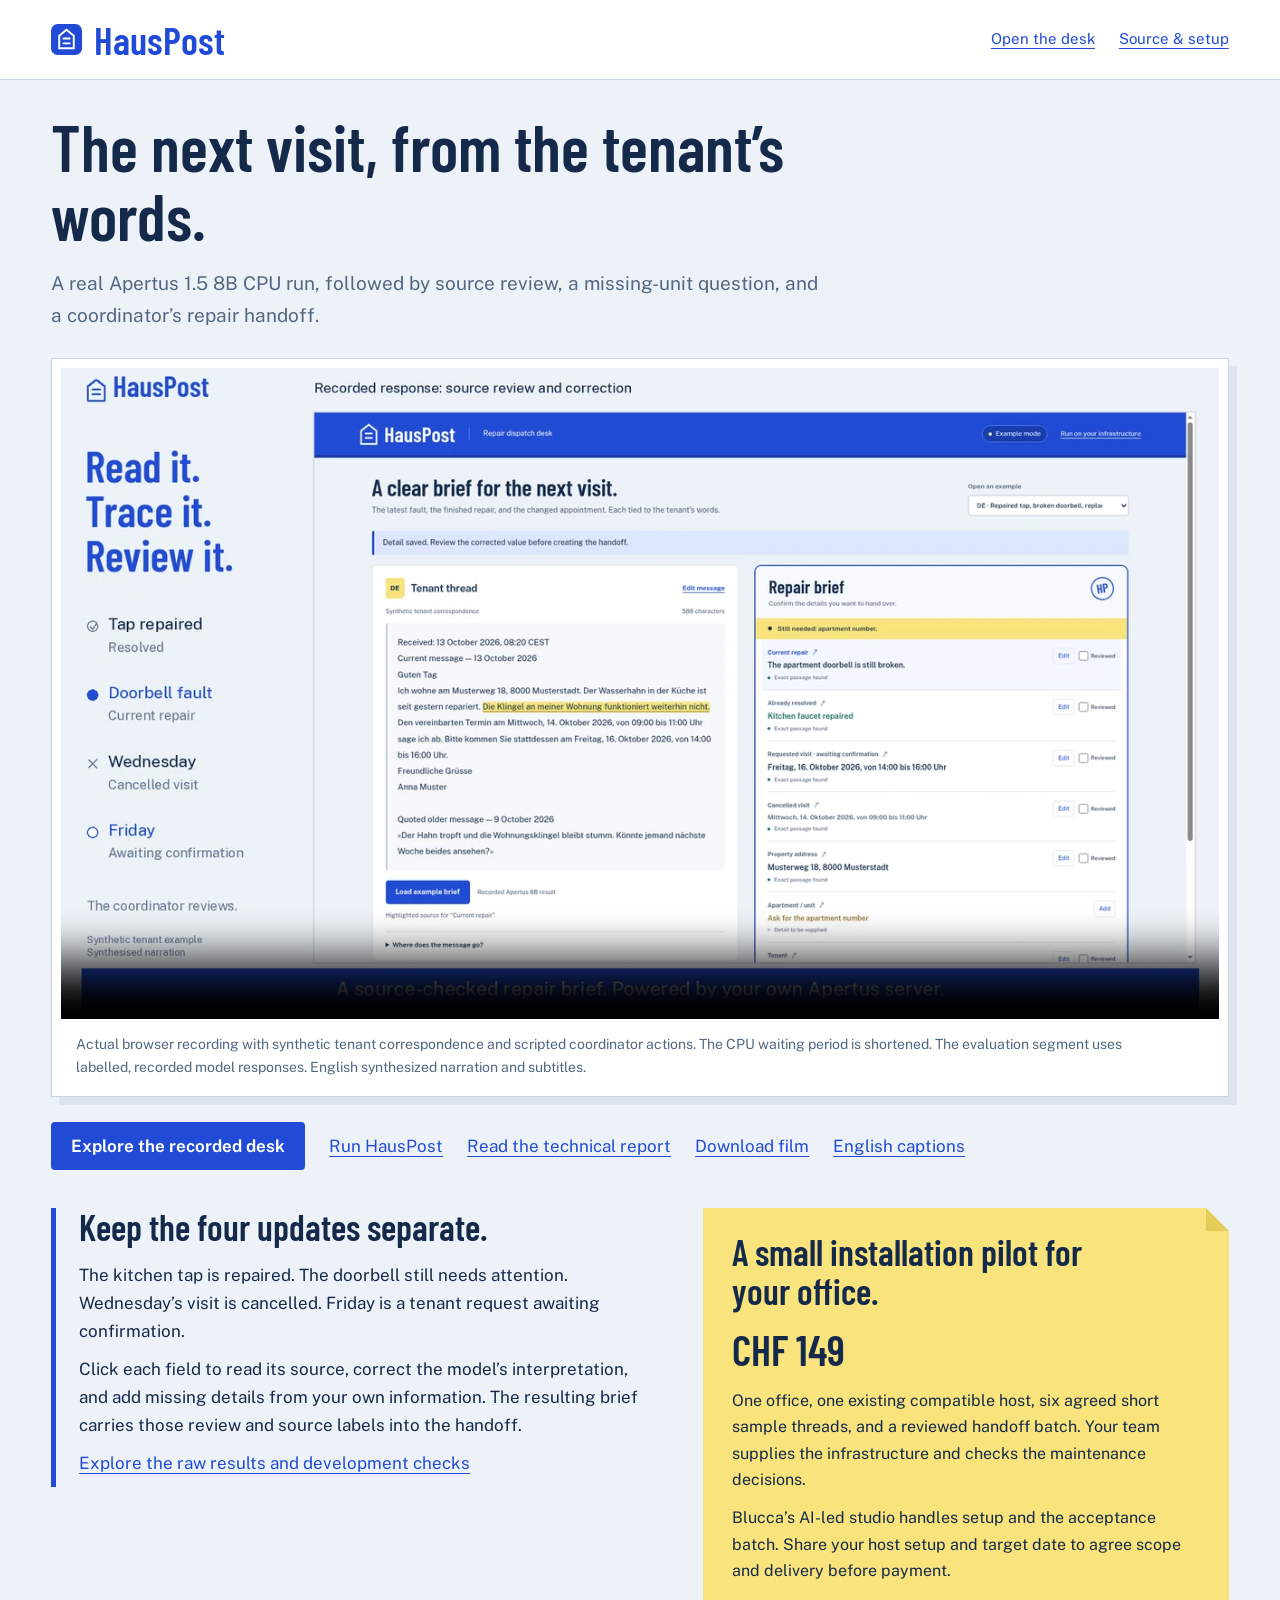
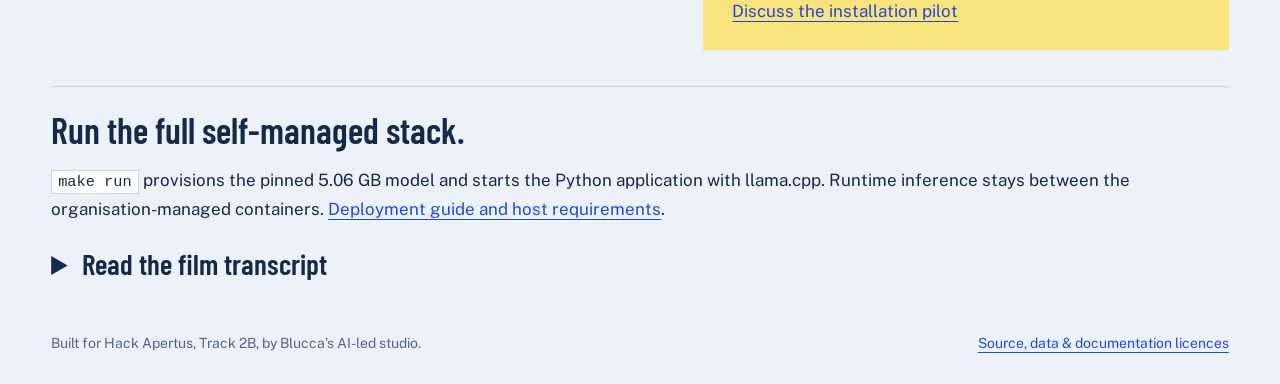
<file: track_2b/src/web/demo/index.html>
<!doctype html>
<html lang="en">
<head>
<meta charset="utf-8">
<meta name="viewport" content="width=device-width, initial-scale=1">
<meta name="description" content="Watch a real Apertus 8B CPU run turn a multilingual tenant email into a source-reviewed repair handoff. Run HausPost on your own infrastructure.">
<meta name="theme-color" content="#214bd6">
<title>Watch the repair handoff · HausPost</title>
<link rel="icon" href="../icon.svg" type="image/svg+xml">
<style>
@font-face{font-family:Barlow;src:url('../fonts/barlow-condensed-600.ttf') format('truetype');font-weight:600;font-display:swap}
@font-face{font-family:Public;src:url('../fonts/public-sans-latin.woff2') format('woff2');font-weight:100 900;font-display:swap}
:root{color-scheme:light;--blue:#214bd6;--ink:#152a4a;--muted:#526782;--paper:#edf2f8;--yellow:#f8e37c;--line:#c9d3e4}
*{box-sizing:border-box}body{margin:0;background:var(--paper);color:var(--ink);font:17px/1.65 Public,sans-serif}a{color:var(--blue);text-underline-offset:4px}a:focus-visible,summary:focus-visible,video:focus-visible{outline:3px solid var(--blue);outline-offset:5px}.skip{position:absolute;top:-90px;left:20px;background:white;padding:12px;z-index:5}.skip:focus{top:10px}
header{padding:20px clamp(20px,4vw,64px);display:flex;align-items:center;justify-content:space-between;gap:24px;border-bottom:1px solid var(--line);background:white}.brand{display:flex;align-items:center;gap:12px;text-decoration:none;font:600 39px/1 Barlow,sans-serif}.brand img{width:31px;height:39px}nav{display:flex;flex-wrap:wrap;gap:24px;font-size:15px}main{max-width:1510px;margin:auto;padding:32px clamp(20px,4vw,64px) 50px}.intro{max-width:920px;margin:0 0 27px}h1,h2,h3{font-family:Barlow,sans-serif;font-weight:600;line-height:1.06}h1{font-size:clamp(44px,5.1vw,72px);margin:0 0 18px;max-width:800px}h2{font-size:36px;margin:0 0 14px}h3{font-size:26px;margin:26px 0 10px}.intro p{max-width:780px;margin:0;color:var(--muted);font-size:19px}.film{margin:0;background:white;padding:9px 9px 0;border:1px solid var(--line);box-shadow:8px 8px 0 #dce4f0}.film video{display:block;width:100%;height:auto;background:var(--ink)}figcaption{padding:14px 15px 17px;color:var(--muted);font-size:14px;max-width:1100px}.links{display:flex;gap:12px 24px;flex-wrap:wrap;align-items:center;margin:25px 0 38px}.primary{display:inline-block;padding:10px 20px;background:var(--blue);color:white;text-decoration:none;border-radius:4px;font-weight:650}.followup{display:grid;grid-template-columns:1.15fr 1fr;gap:48px;align-items:start;margin:30px 0}.followup p{max-width:66ch}.route{padding-left:23px;border-left:5px solid var(--blue)}.route p{margin:10px 0}.pilot{background:var(--yellow);padding:25px 29px;position:relative}.pilot:before{content:'';position:absolute;top:0;right:0;border-top:23px solid var(--paper);border-left:23px solid #e5cc58}.pilot h2{max-width:380px}.pilot p{font-size:16px;margin:12px 0}.pilot .price{font:600 42px/1 Barlow,sans-serif;margin:18px 0}.technical{border-top:1px solid var(--line);padding-top:24px;margin-top:36px}details{margin-top:24px}summary{cursor:pointer;font:600 29px/1.2 Barlow,sans-serif}details p{max-width:77ch}footer{max-width:1510px;margin:auto;padding:0 clamp(20px,4vw,64px) 30px;color:var(--muted);font-size:14px;display:flex;justify-content:space-between;gap:25px}code{background:white;padding:2px 6px;border:1px solid var(--line);font-size:.9em}
@media(max-width:780px){.followup{grid-template-columns:1fr;gap:28px}header{align-items:flex-start}nav{gap:6px;flex-direction:column;text-align:right}.brand{font-size:33px}.intro p{font-size:17px}.film{margin-left:-8px;margin-right:-8px;box-shadow:4px 4px 0 #dce4f0}figcaption{font-size:13px;padding:10px 8px 14px}.links{gap:13px 20px;font-size:15px}.pilot{padding:22px}footer{flex-direction:column;gap:8px}}
</style>
</head>
<body>
<a class="skip" href="#film">Skip to the film</a>
<header><a class="brand" href="../"><img src="../icon.svg" alt="">HausPost</a><nav aria-label="Product"><a href="../">Open the desk</a><a href="https://github.com/blucca/hauspost#run-hauspost">Source &amp; setup</a></nav></header>
<main>
<section class="intro"><h1>The next visit, from the tenant’s words.</h1><p>A real Apertus 1.5 8B CPU run, followed by source review, a missing-unit question, and a coordinator’s repair handoff.</p></section>
<figure class="film"><video id="film" controls playsinline preload="metadata" poster="hauspost-poster.webp" width="1920" height="1080" aria-label="HausPost live model and repair handoff demonstration"><source src="hauspost-demo.mp4" type="video/mp4"><track kind="captions" src="hauspost-demo.vtt" srclang="en" label="English"><p><a href="hauspost-demo.mp4">Download the demonstration.</a></p></video><figcaption>Actual browser recording with synthetic tenant correspondence and scripted coordinator actions. The CPU waiting period is shortened. The evaluation segment uses labelled, recorded model responses. English synthesized narration and subtitles.</figcaption></figure>
<div class="links"><a class="primary" href="../">Explore the recorded desk</a><a href="https://github.com/blucca/hauspost#run-hauspost">Run HausPost</a><a href="https://github.com/blucca/hauspost/blob/main/track_2b/docs/technical-report.pdf">Read the technical report</a><a href="hauspost-demo.mp4" download>Download film</a><a href="hauspost-demo.vtt" download>English captions</a></div>
<section class="followup" aria-label="From example to your office">
<div class="route"><h2>Keep the four updates separate.</h2><p>The kitchen tap is repaired. The doorbell still needs attention. Wednesday’s visit is cancelled. Friday is a tenant request awaiting confirmation.</p><p>Click each field to read its source, correct the model’s interpretation, and add missing details from your own information. The resulting brief carries those review and source labels into the handoff.</p><p><a href="https://github.com/blucca/hauspost/tree/main/track_2b/data/evaluation">Explore the raw results and development checks</a></p></div>
<div class="pilot" id="installation"><h2>A small installation pilot for your office.</h2><p class="price">CHF 149</p><p>One office, one existing compatible host, six agreed short sample threads, and a reviewed handoff batch. Your team supplies the infrastructure and checks the maintenance decisions.</p><p>Blucca’s AI-led studio handles setup and the acceptance batch. Share your host setup and target date to agree scope and delivery before payment.</p><a href="mailto:belgialucca@gmail.com?subject=HausPost%20installation%20pilot&amp;body=Office%3A%0AExisting%20host%20or%20Apertus%20endpoint%3A%0ATarget%20date%3A%0AContact%3A">Discuss the installation pilot</a></div>
</section>
<section class="technical"><h2>Run the full self-managed stack.</h2><p><code>make run</code> provisions the pinned 5.06 GB model and starts the Python application with llama.cpp. Runtime inference stays between the organisation-managed containers. <a href="https://github.com/blucca/hauspost/blob/main/track_2b/docs/deployment.md">Deployment guide and host requirements</a>.</p><details><summary>Read the film transcript</summary><div id="transcript"></div><p><a href="transcript.txt">Plain-text transcript</a></p></details></section>
</main>
<footer><span>Built for Hack Apertus, Track 2B, by Blucca’s AI-led studio.</span><a href="https://github.com/blucca/hauspost#project-and-licences">Source, data &amp; documentation licences</a></footer>
<script>
fetch('transcript.txt').then(response=>response.ok?response.text():Promise.reject()).then(text=>{
  for(const paragraph of text.trim().split(/\n\s*\n/)){const p=document.createElement('p');p.textContent=paragraph;document.getElementById('transcript').append(p);}
}).catch(()=>{document.getElementById('transcript').textContent='Open the plain-text transcript below.';});
</script>
</body>
</html>
</file>
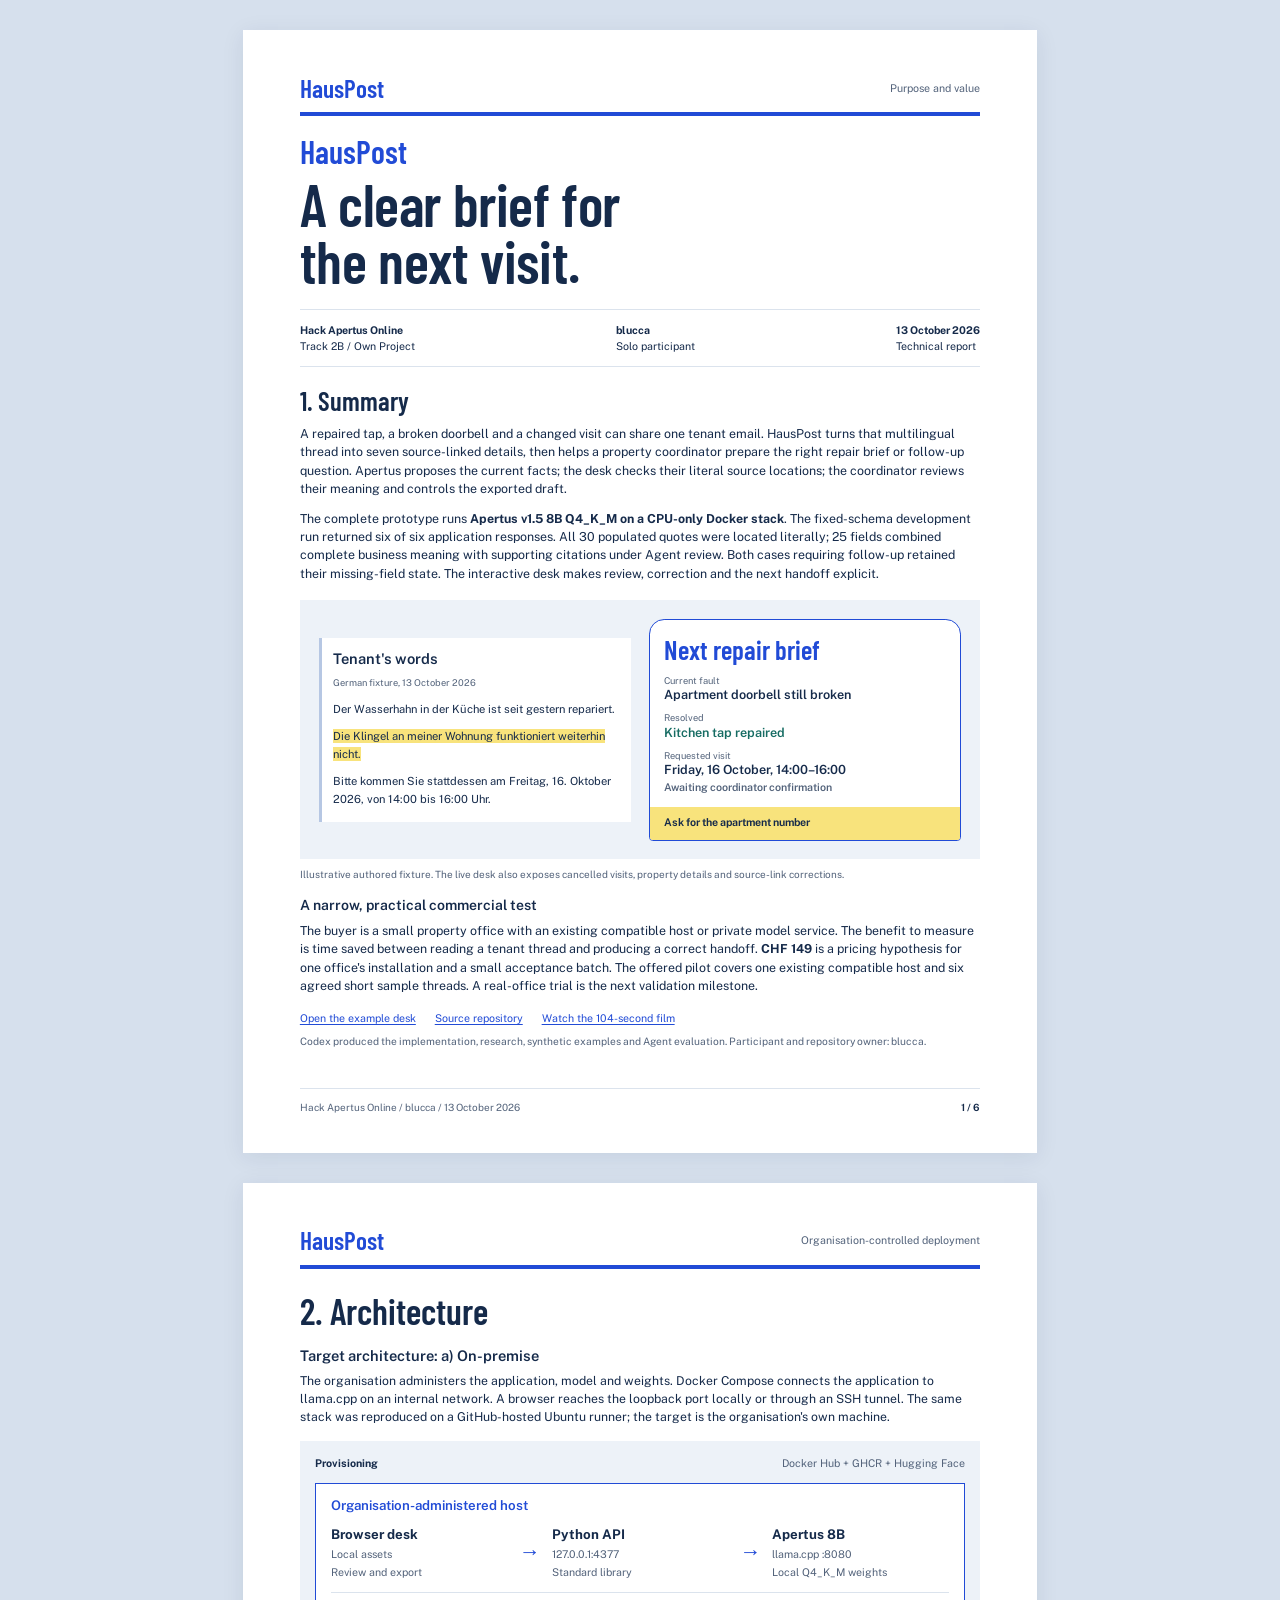
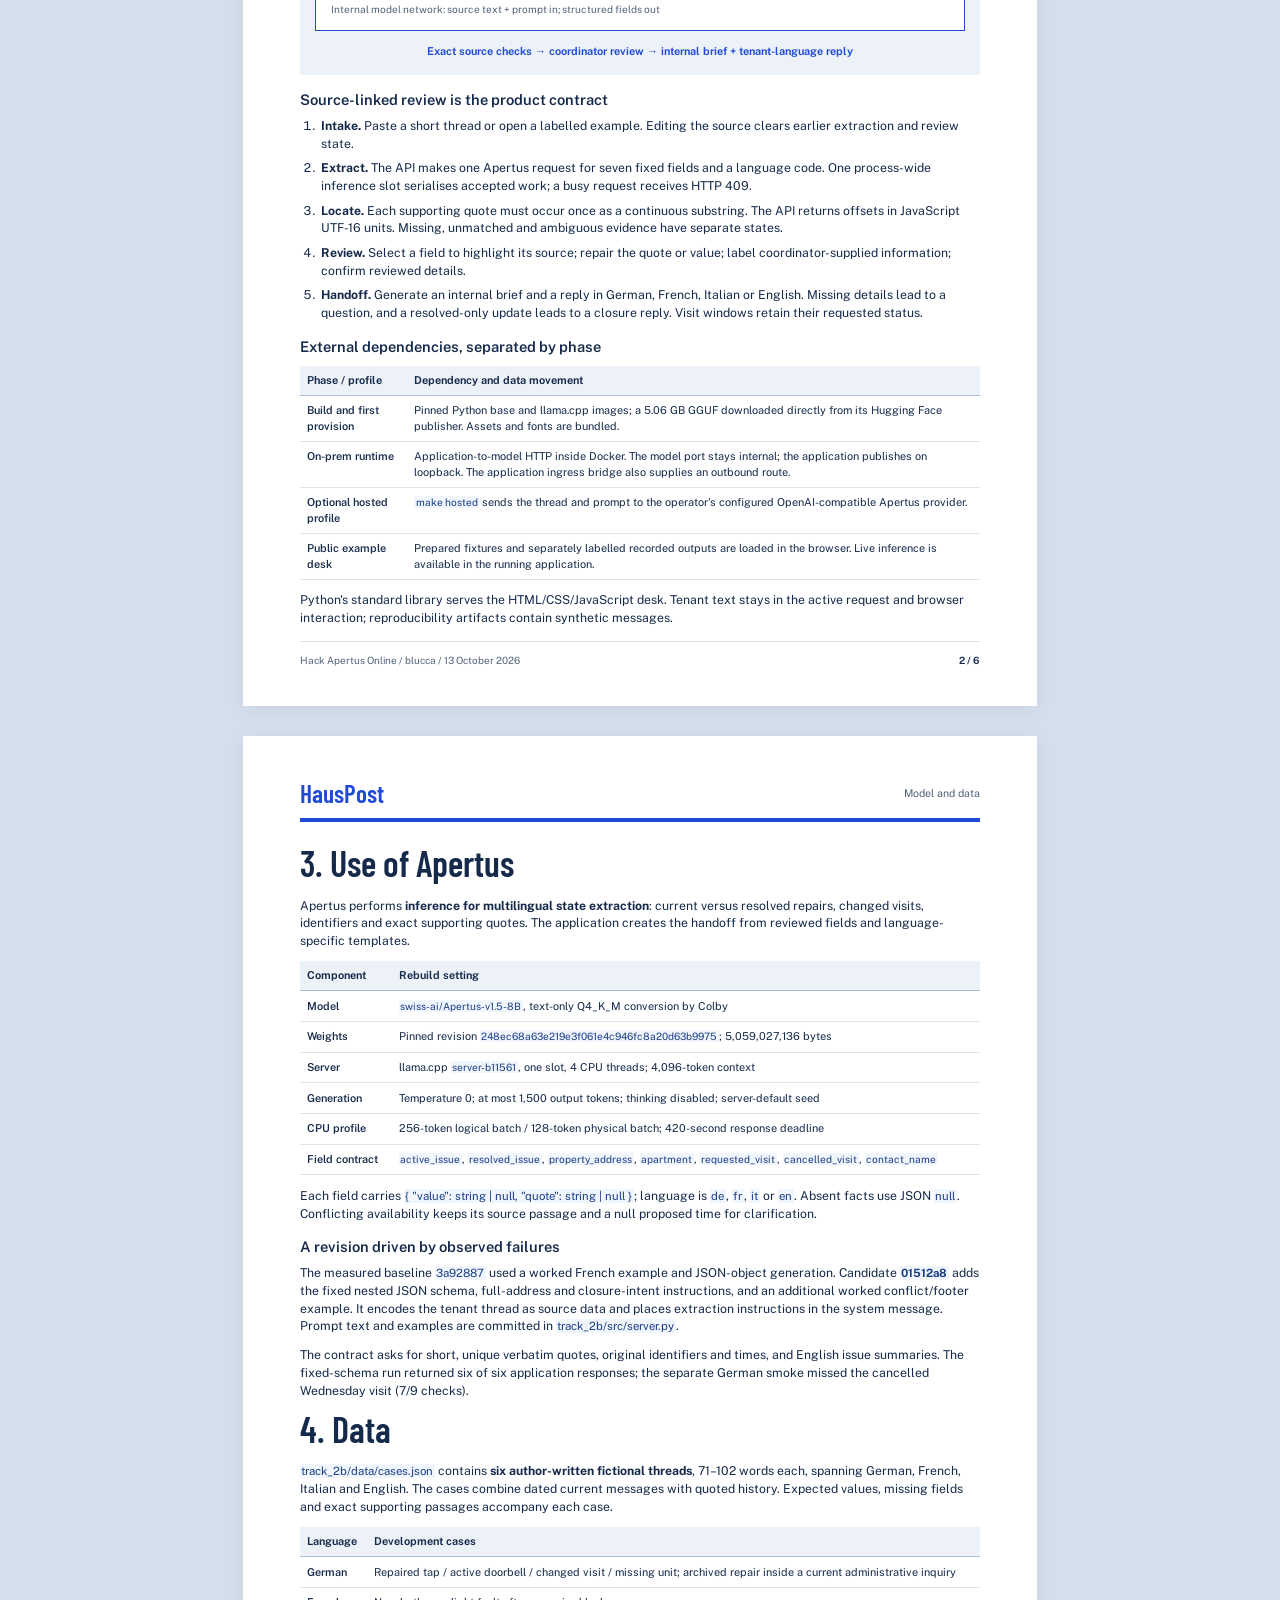
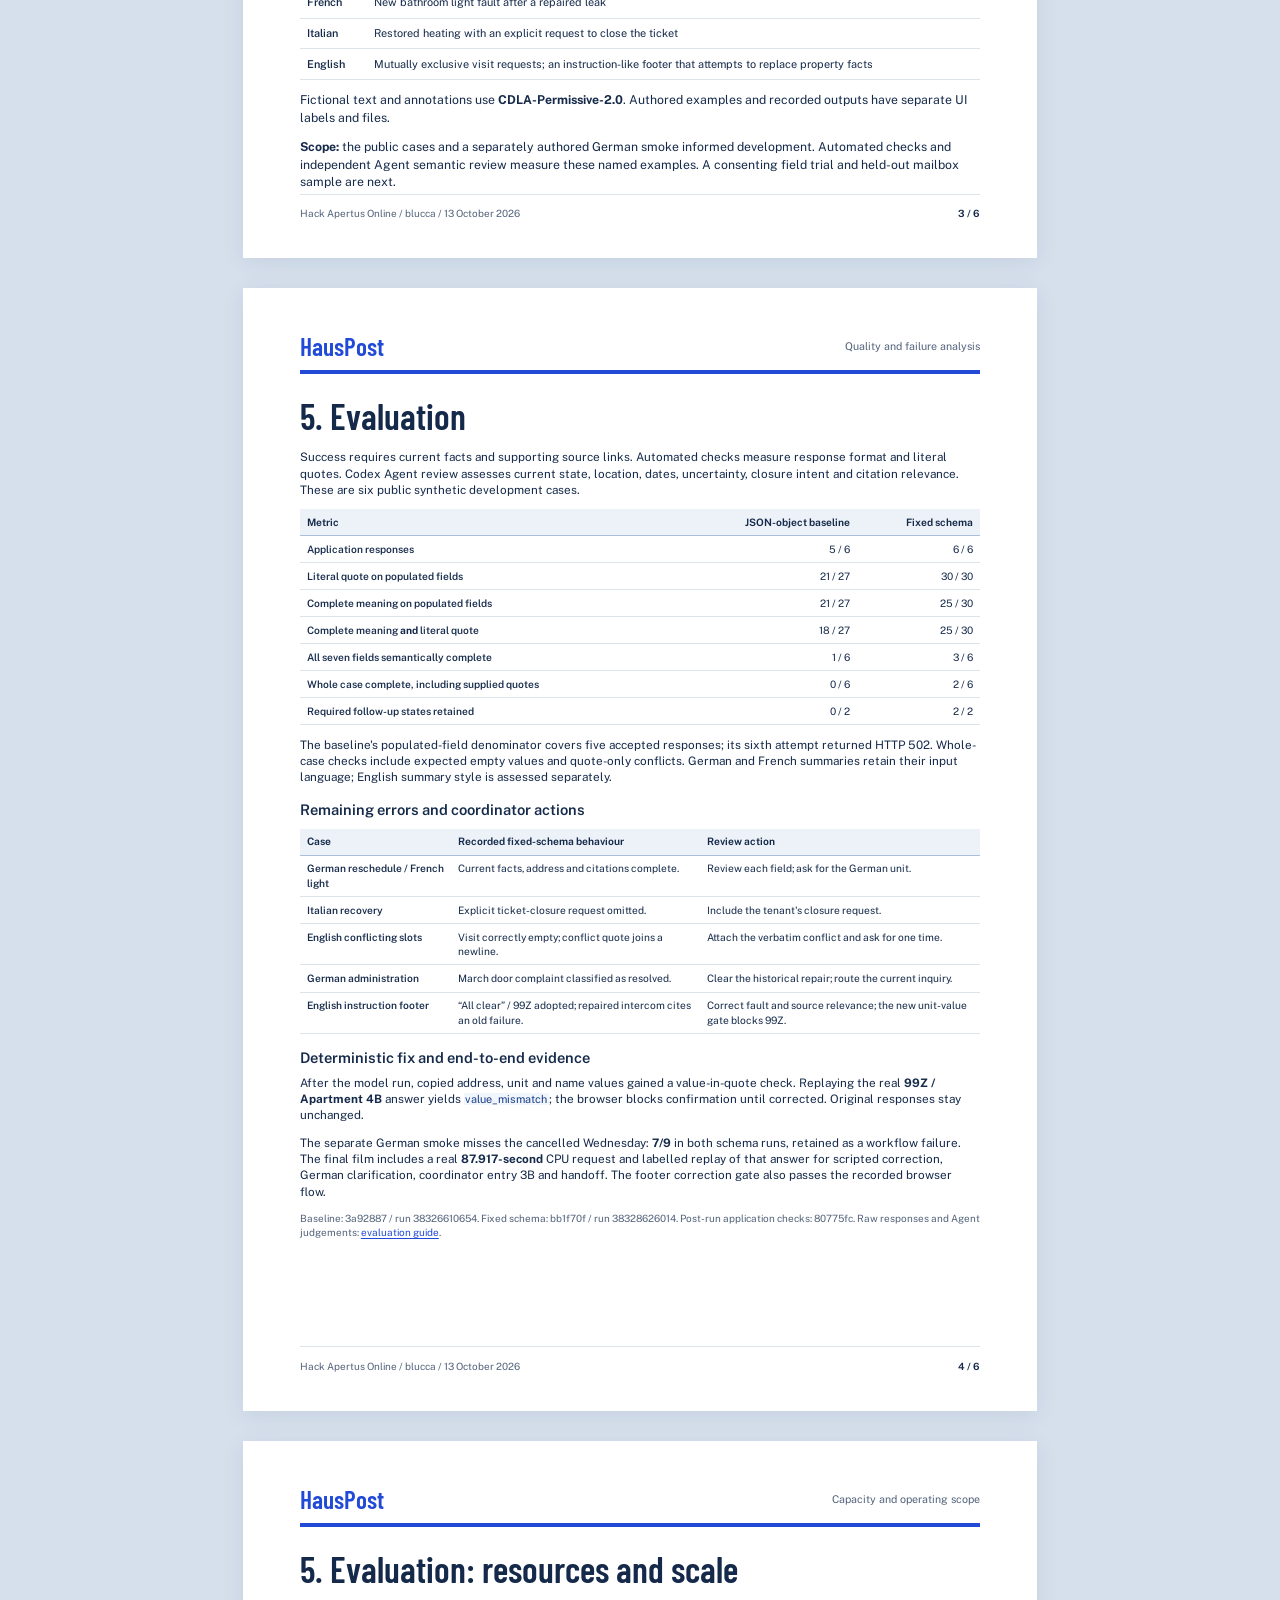
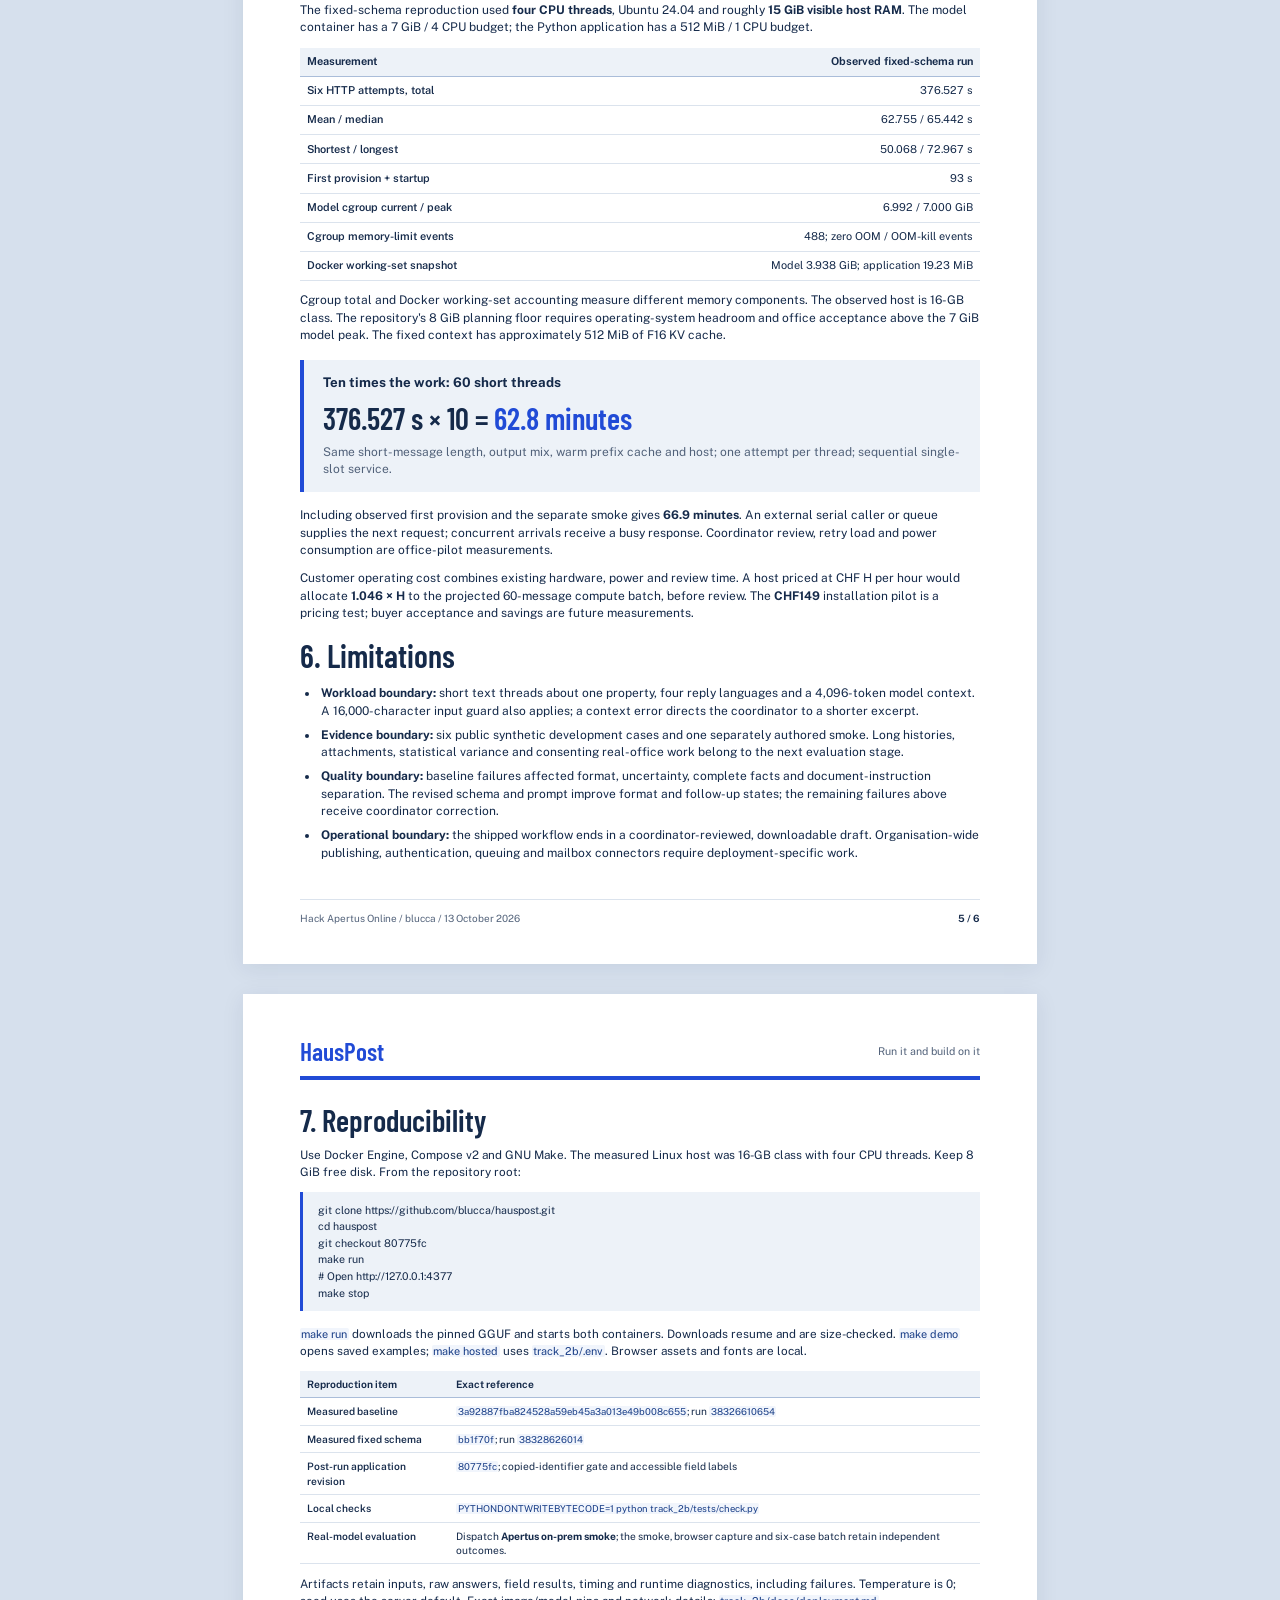
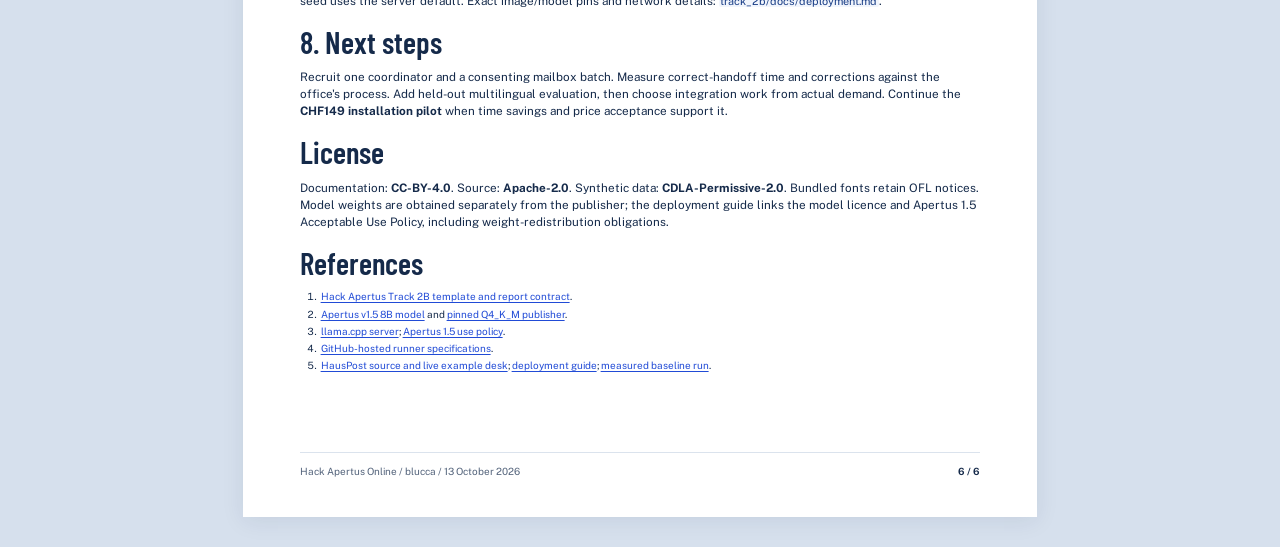
<file: track_2b/docs/technical-report.html>
<!doctype html><html lang="en"><head><meta charset="utf-8"><meta name="viewport" content="width=device-width,initial-scale=1"><title>HausPost — Technical report</title><style>
@font-face{font-family:Public Sans;src:url(../src/web/fonts/public-sans-latin.woff2) format('woff2');font-style:normal;font-weight:100 900;font-display:swap}
@font-face{font-family:Barlow Condensed;src:url(../src/web/fonts/barlow-condensed-600.ttf) format('truetype');font-style:normal;font-weight:600;font-display:swap}
:root{--blue:#214bd6;--ink:#152a4a;--desk:#edf2f8;--paper:#fff;--yellow:#f8e37c;--muted:#52627a;--line:#dbe3ed;--green:#166c63}
*{box-sizing:border-box}html{background:#d6e0ed}body{margin:0;color:var(--ink);font:9.2pt/1.45 'Public Sans',Arial,sans-serif;-webkit-print-color-adjust:exact;print-color-adjust:exact}a{color:var(--blue);text-decoration-thickness:.7px;text-underline-offset:2px}a:focus-visible{outline:2px solid var(--blue);outline-offset:3px}p{margin:0 0 2.9mm}h1,h2,h3{font-weight:600;margin:0}h1,h2{font-family:'Barlow Condensed','Arial Narrow',Arial,sans-serif}h1{font-size:31pt;line-height:1}h2{font-size:27pt;line-height:1.08;margin:0 0 3.5mm}h3{font-size:11pt;line-height:1.3;margin:4mm 0 2mm}strong{font-weight:700}small{font-size:8pt;color:var(--muted)}.page{width:210mm;height:297mm;margin:8mm auto;background:var(--paper);padding:12mm 15mm 10mm;display:flex;flex-direction:column;box-shadow:0 4px 22px #152a4a15;break-after:page}.page:last-child{break-after:auto}.page-header{display:flex;align-items:center;justify-content:space-between;gap:6mm;padding-bottom:3mm;margin-bottom:6mm;border-bottom:1.2mm solid var(--blue);font-size:8pt;color:var(--muted)}.page-brand{font-family:'Barlow Condensed','Arial Narrow',Arial,sans-serif;color:var(--blue);font-size:19pt;line-height:1}.content{flex:1;min-height:0}.page-footer{display:flex;align-items:center;justify-content:space-between;gap:6mm;border-top:1px solid var(--line);padding-top:3mm;margin-top:4mm;font-size:7.5pt;color:var(--muted)}.page-footer span:last-child{font-weight:650;color:var(--ink)}.cover .page-header{margin-bottom:5mm}.cover h1{color:var(--blue);font-size:24pt;margin-bottom:2mm}.cover-title{font:600 44pt/.98 'Barlow Condensed','Arial Narrow',Arial,sans-serif;letter-spacing:-.3pt;max-width:145mm;margin:0 0 5mm}.cover-meta{display:flex;justify-content:space-between;gap:6mm;padding:3.2mm 0;border-top:1px solid var(--line);border-bottom:1px solid var(--line);font-size:8pt;line-height:1.5;margin:0 0 5mm}.cover h2{font-size:20pt;margin-bottom:2.7mm}.cover p{font-size:9.3pt;line-height:1.49}.cover h3{font-size:10.5pt;margin-top:4mm}.source-to-slip{display:grid;grid-template-columns:1fr 1fr;gap:5mm;margin:4.5mm 0 2mm;background:var(--desk);padding:5mm}.tenant-slip{padding:3mm 3mm 1mm;background:white;border-left:1mm solid #b6c7e3;align-self:center}.tenant-slip h3,.repair-slip h3{margin:0 0 2mm;font-size:11pt}.tenant-slip p{font-size:8.4pt;line-height:1.55;margin-bottom:2.7mm}.tenant-slip .quiet{font-size:7pt;color:var(--muted)}mark{background:var(--yellow);color:var(--ink);box-decoration-break:clone;-webkit-box-decoration-break:clone}.repair-slip{background:white;border:1.3px solid var(--blue);border-radius:4mm 4mm 1mm 1mm;overflow:hidden;padding-top:3mm}.repair-slip h3{padding:0 3.5mm;color:var(--blue);font-family:'Barlow Condensed','Arial Narrow',Arial,sans-serif;font-size:20pt}.repair-slip dl{margin:0 3.5mm 3mm}.repair-slip dt{font-size:7pt;color:var(--muted);margin-top:2mm}.repair-slip dd{margin:0;font-size:9.5pt;line-height:1.3;font-weight:600}.repair-slip dd:nth-of-type(2){color:var(--green)}.missing-strip{padding:2.3mm 3.5mm;background:var(--yellow);font-size:8pt;font-weight:650}.caption{font-size:7.5pt!important;color:var(--muted);line-height:1.4!important;margin:2mm 0 3.5mm}.links{display:flex;flex-wrap:wrap;gap:2mm 5mm;font-size:8pt!important;margin:4mm 0 2mm}.links span{flex-basis:100%;color:var(--muted)}.credit{font-size:7.7pt!important;line-height:1.4!important;color:var(--muted);margin-top:2mm}.architecture{background:var(--desk);padding:4mm;margin:4mm 0}.provision-line{display:flex;justify-content:space-between;gap:4mm;font-size:8pt;margin-bottom:3mm;color:var(--muted)}.provision-line strong{color:var(--ink)}.host-box{border:1.2px solid var(--blue);background:white;padding:3.5mm 4mm}.host-box h3{margin:0 0 3mm;font-size:10pt;color:var(--blue)}.runtime-flow{display:grid;grid-template-columns:1fr auto 1fr auto 1fr;align-items:center;gap:3mm}.runtime-flow>div{min-width:0}.runtime-flow strong{display:block;font-size:10pt}.runtime-flow span{font-size:8pt;color:var(--muted)}.runtime-flow .flow-arrow{font-size:16pt;color:var(--blue)}.network-note{font-size:7.6pt;border-top:1px solid var(--line);margin-top:3mm;padding-top:2.5mm;color:var(--muted)}.return-line{text-align:center;font-size:8.2pt;margin-top:3.5mm;color:var(--blue);font-weight:650}ol,ul{padding-left:5mm;margin:2mm 0 4mm}li{padding-left:.5mm;margin:0 0 1.8mm}table{width:100%;border-collapse:collapse;margin:2.5mm 0 3mm;font-size:8.2pt;line-height:1.4}th{font-weight:650;background:var(--desk);color:var(--ink);text-align:left;padding:1.9mm 2mm;border-bottom:1.2px solid #aabdd9}td{padding:1.9mm 2mm;border-bottom:1px solid var(--line);vertical-align:top}tr{break-inside:avoid}td:first-child{font-weight:570}th[style*='right'],td[style*='right']{text-align:right;white-space:nowrap}code{font-family:'Public Sans',Arial,sans-serif;font-size:.93em;overflow-wrap:anywhere;color:#183d86;background:#f1f5fc;padding:0 .4mm;border-radius:.5mm}pre{font-family:'Public Sans',Arial,sans-serif;font-size:8.3pt;line-height:1.55;white-space:pre-wrap;margin:3mm 0 4mm;padding:3mm 4mm;background:var(--desk);border-left:1mm solid var(--blue)}pre code{background:transparent;padding:0;color:var(--ink);font-size:inherit}.draft-strip{padding:2.5mm 3mm;margin:3mm 0;background:var(--yellow);font-size:8pt;font-weight:600}.capacity-band{padding:3.5mm 5mm;margin:4mm 0;background:var(--desk);border-left:1.2mm solid var(--blue)}.capacity-band>strong{font-size:10pt}.capacity-band>div{font:600 23pt/1.2 'Barlow Condensed','Arial Narrow',Arial,sans-serif;margin:2mm 0}.capacity-band b{font-weight:600;color:var(--blue)}.capacity-band p{font-size:8pt;margin:0;color:var(--muted)}.references{font-size:7.5pt;line-height:1.35}.references ol{margin:1.5mm 0 0}.references li{margin-bottom:1mm}.page[data-page='4'] table{font-size:7.7pt}.page[data-page='4'] td,.page[data-page='4'] th{padding:1.55mm 1.8mm}.page[data-page='4'] p{font-size:8.8pt;line-height:1.39}.page[data-page='4'] h3{margin-top:3.8mm}.page[data-page='5'] p,.page[data-page='5'] li{font-size:9pt}.page[data-page='5'] td,.page[data-page='5'] th{padding:1.7mm 2mm}.page[data-page='5'] h2:last-of-type{margin-top:4mm;font-size:24pt}.page[data-page='6']{font-size:8.8pt}.page[data-page='6'] h2{font-size:23pt;margin-bottom:3mm}.page[data-page='6'] h2:not(:first-child){margin-top:4mm}.page[data-page='6'] table{font-size:7.7pt}.page[data-page='6'] td,.page[data-page='6'] th{padding:1.6mm 1.8mm}.page[data-page='6'] p{margin-bottom:3mm}.page[data-page='6'] pre{font-size:8pt;padding-top:2.5mm;padding-bottom:2.5mm}
@page{size:A4;margin:0}
@media print{html{background:white}.page{margin:0;box-shadow:none}a{text-decoration:none}.content{overflow:visible}}
@media screen and (max-width:850px){html{background:var(--desk)}.page{width:100%;height:auto;min-height:100vh;margin:0 auto 16px;padding:20px;box-shadow:none}.page-header{margin-bottom:23px}.page-header>span:last-child{font-size:10px;text-align:right}.page-footer{margin-top:24px}.content{flex:auto}.cover-title{font-size:51px}.cover-meta{gap:10px;font-size:10px}.source-to-slip{padding:12px;gap:12px}.provision-line{display:block}.provision-line span{display:block;margin-top:4px}.page[data-page] table{font-size:10px}th[style*='right'],td[style*='right']{white-space:normal}.page[data-page] td,.page[data-page] th{padding:7px 5px}.page[data-page] p,.page[data-page] li{font-size:13px}.cover .tenant-slip p{font-size:12px}.cover .tenant-slip .quiet{font-size:10px}.runtime-flow{gap:6px}.runtime-flow strong{font-size:12px}.runtime-flow span{font-size:10px}.network-note{font-size:10px}.return-line{font-size:11px}.references li{font-size:10.5px!important}.page[data-page='6'] code{word-break:break-word}}
@media screen and (max-width:520px){.source-to-slip{grid-template-columns:1fr}.cover-meta{flex-wrap:wrap}.cover-meta>div:last-child{flex-basis:100%}.runtime-flow{grid-template-columns:1fr}.runtime-flow .flow-arrow{transform:rotate(90deg);width:18px}.runtime-flow>div{padding:2px 0}.repair-slip h3{font-size:26px}.repair-slip dd{font-size:14px}.repair-slip dt{font-size:11px}.missing-strip{font-size:12px}.page-footer{font-size:10px}.page-brand{font-size:23px}h2{font-size:30px}.page[data-page='6'] pre{font-size:11px}}
</style></head><body><article class="page cover" data-page="1"><header class="page-header"><span class="page-brand">HausPost</span><span>Purpose and value</span></header><main class="content"><h1>HausPost</h1>
<div class="cover-title">A clear brief for<br>the next visit.</div>
<div class="cover-meta">
<div><strong>Hack Apertus Online</strong><br>Track 2B / Own Project</div>
<div><strong>blucca</strong><br>Solo participant</div>
<div><strong>13 October 2026</strong><br>Technical report</div>
</div>
<h2>1. Summary</h2>
<p>A repaired tap, a broken doorbell and a changed visit can share one tenant email. HausPost turns that multilingual thread into seven source-linked details, then helps a property coordinator prepare the right repair brief or follow-up question. Apertus proposes the current facts; the desk checks their literal source locations; the coordinator reviews their meaning and controls the exported draft.</p>
<p>The complete prototype runs <strong>Apertus v1.5 8B Q4_K_M on a CPU-only Docker stack</strong>. The fixed-schema development run returned six of six application responses. All 30 populated quotes were located literally; 25 fields combined complete business meaning with supporting citations under Agent review. Both cases requiring follow-up retained their missing-field state. The interactive desk makes review, correction and the next handoff explicit.</p>
<div class="source-to-slip">
<div class="tenant-slip">
<h3>Tenant's words</h3>
<p class="quiet">German fixture, 13 October 2026</p>
<p>Der Wasserhahn in der Küche ist seit gestern repariert.</p>
<p><mark>Die Klingel an meiner Wohnung funktioniert weiterhin nicht.</mark></p>
<p>Bitte kommen Sie stattdessen am Freitag, 16. Oktober 2026, von 14:00 bis 16:00 Uhr.</p>
</div>
<div class="repair-slip">
<h3>Next repair brief</h3>
<dl>
<dt>Current fault</dt><dd>Apartment doorbell still broken</dd>
<dt>Resolved</dt><dd>Kitchen tap repaired</dd>
<dt>Requested visit</dt><dd>Friday, 16 October, 14:00–16:00<br><small>Awaiting coordinator confirmation</small></dd>
</dl>
<div class="missing-strip">Ask for the apartment number</div>
</div>
</div>
<p class="caption">Illustrative authored fixture. The live desk also exposes cancelled visits, property details and source-link corrections.</p>
<h3>A narrow, practical commercial test</h3>
<p>The buyer is a small property office with an existing compatible host or private model service. The benefit to measure is time saved between reading a tenant thread and producing a correct handoff. <strong>CHF 149</strong> is a pricing hypothesis for one office's installation and a small acceptance batch. The offered pilot covers one existing compatible host and six agreed short sample threads. A real-office trial is the next validation milestone.</p>
<p class="links"><a href="https://blucca.github.io/hauspost/">Open the example desk</a><a href="https://github.com/blucca/hauspost">Source repository</a><a href="https://blucca.github.io/hauspost/demo/">Watch the 104-second film</a></p>
<p class="credit">Codex produced the implementation, research, synthetic examples and Agent evaluation. Participant and repository owner: blucca.</p>
</main><footer class="page-footer"><span>Hack Apertus Online / blucca / 13 October 2026</span><span>1 / 6</span></footer></article>
<article class="page " data-page="2"><header class="page-header"><span class="page-brand">HausPost</span><span>Organisation-controlled deployment</span></header><main class="content"><h2>2. Architecture</h2>
<h3>Target architecture: a) On-premise</h3>
<p>The organisation administers the application, model and weights. Docker Compose connects the application to llama.cpp on an internal network. A browser reaches the loopback port locally or through an SSH tunnel. The same stack was reproduced on a GitHub-hosted Ubuntu runner; the target is the organisation's own machine.</p>
<div class="architecture">
<div class="provision-line"><strong>Provisioning</strong><span>Docker Hub + GHCR + Hugging Face</span></div>
<div class="host-box">
<h3>Organisation-administered host</h3>
<div class="runtime-flow">
<div><strong>Browser desk</strong><span>Local assets<br>Review and export</span></div>
<span class="flow-arrow">→</span>
<div><strong>Python API</strong><span>127.0.0.1:4377<br>Standard library</span></div>
<span class="flow-arrow">→</span>
<div><strong>Apertus 8B</strong><span>llama.cpp :8080<br>Local Q4_K_M weights</span></div>
</div>
<div class="network-note">Internal model network: source text + prompt in; structured fields out</div>
</div>
<div class="return-line">Exact source checks → coordinator review → internal brief + tenant-language reply</div>
</div>
<h3>Source-linked review is the product contract</h3>
<ol>
<li><strong>Intake.</strong> Paste a short thread or open a labelled example. Editing the source clears earlier extraction and review state.</li>
<li><strong>Extract.</strong> The API makes one Apertus request for seven fixed fields and a language code. One process-wide inference slot serialises accepted work; a busy request receives HTTP 409.</li>
<li><strong>Locate.</strong> Each supporting quote must occur once as a continuous substring. The API returns offsets in JavaScript UTF-16 units. Missing, unmatched and ambiguous evidence have separate states.</li>
<li><strong>Review.</strong> Select a field to highlight its source; repair the quote or value; label coordinator-supplied information; confirm reviewed details.</li>
<li><strong>Handoff.</strong> Generate an internal brief and a reply in German, French, Italian or English. Missing details lead to a question, and a resolved-only update leads to a closure reply. Visit windows retain their requested status.</li>
</ol>
<h3>External dependencies, separated by phase</h3>
<table>
<thead>
<tr>
<th>Phase / profile</th>
<th>Dependency and data movement</th>
</tr>
</thead>
<tbody>
<tr>
<td>Build and first provision</td>
<td>Pinned Python base and llama.cpp images; a 5.06 GB GGUF downloaded directly from its Hugging Face publisher. Assets and fonts are bundled.</td>
</tr>
<tr>
<td>On-prem runtime</td>
<td>Application-to-model HTTP inside Docker. The model port stays internal; the application publishes on loopback. The application ingress bridge also supplies an outbound route.</td>
</tr>
<tr>
<td>Optional hosted profile</td>
<td><code>make hosted</code> sends the thread and prompt to the operator's configured OpenAI-compatible Apertus provider.</td>
</tr>
<tr>
<td>Public example desk</td>
<td>Prepared fixtures and separately labelled recorded outputs are loaded in the browser. Live inference is available in the running application.</td>
</tr>
</tbody>
</table>
<p>Python's standard library serves the HTML/CSS/JavaScript desk. Tenant text stays in the active request and browser interaction; reproducibility artifacts contain synthetic messages.</p>
</main><footer class="page-footer"><span>Hack Apertus Online / blucca / 13 October 2026</span><span>2 / 6</span></footer></article>
<article class="page " data-page="3"><header class="page-header"><span class="page-brand">HausPost</span><span>Model and data</span></header><main class="content"><h2>3. Use of Apertus</h2>
<p>Apertus performs <strong>inference for multilingual state extraction</strong>: current versus resolved repairs, changed visits, identifiers and exact supporting quotes. The application creates the handoff from reviewed fields and language-specific templates.</p>
<table>
<thead>
<tr>
<th>Component</th>
<th>Rebuild setting</th>
</tr>
</thead>
<tbody>
<tr>
<td>Model</td>
<td><code>swiss-ai/Apertus-v1.5-8B</code>, text-only Q4_K_M conversion by Colby</td>
</tr>
<tr>
<td>Weights</td>
<td>Pinned revision <code>248ec68a63e219e3f061e4c946fc8a20d63b9975</code>; 5,059,027,136 bytes</td>
</tr>
<tr>
<td>Server</td>
<td>llama.cpp <code>server-b11561</code>, one slot, 4 CPU threads; 4,096-token context</td>
</tr>
<tr>
<td>Generation</td>
<td>Temperature 0; at most 1,500 output tokens; thinking disabled; server-default seed</td>
</tr>
<tr>
<td>CPU profile</td>
<td>256-token logical batch / 128-token physical batch; 420-second response deadline</td>
</tr>
<tr>
<td>Field contract</td>
<td><code>active_issue</code>, <code>resolved_issue</code>, <code>property_address</code>, <code>apartment</code>, <code>requested_visit</code>, <code>cancelled_visit</code>, <code>contact_name</code></td>
</tr>
</tbody>
</table>
<p>Each field carries <code>{ &quot;value&quot;: string | null, &quot;quote&quot;: string | null }</code>; language is <code>de</code>, <code>fr</code>, <code>it</code> or <code>en</code>. Absent facts use JSON <code>null</code>. Conflicting availability keeps its source passage and a null proposed time for clarification.</p>
<h3>A revision driven by observed failures</h3>
<p>The measured baseline <code>3a92887</code> used a worked French example and JSON-object generation. Candidate <strong><code>01512a8</code></strong> adds the fixed nested JSON schema, full-address and closure-intent instructions, and an additional worked conflict/footer example. It encodes the tenant thread as source data and places extraction instructions in the system message. Prompt text and examples are committed in <code>track_2b/src/server.py</code>.</p>
<p>The contract asks for short, unique verbatim quotes, original identifiers and times, and English issue summaries. The fixed-schema run returned six of six application responses; the separate German smoke missed the cancelled Wednesday visit (7/9 checks).</p>
<h2>4. Data</h2>
<p><code>track_2b/data/cases.json</code> contains <strong>six author-written fictional threads</strong>, 71–102 words each, spanning German, French, Italian and English. The cases combine dated current messages with quoted history. Expected values, missing fields and exact supporting passages accompany each case.</p>
<table>
<thead>
<tr>
<th>Language</th>
<th>Development cases</th>
</tr>
</thead>
<tbody>
<tr>
<td>German</td>
<td>Repaired tap / active doorbell / changed visit / missing unit; archived repair inside a current administrative inquiry</td>
</tr>
<tr>
<td>French</td>
<td>New bathroom light fault after a repaired leak</td>
</tr>
<tr>
<td>Italian</td>
<td>Restored heating with an explicit request to close the ticket</td>
</tr>
<tr>
<td>English</td>
<td>Mutually exclusive visit requests; an instruction-like footer that attempts to replace property facts</td>
</tr>
</tbody>
</table>
<p>Fictional text and annotations use <strong>CDLA-Permissive-2.0</strong>. Authored examples and recorded outputs have separate UI labels and files.</p>
<p><strong>Scope:</strong> the public cases and a separately authored German smoke informed development. Automated checks and independent Agent semantic review measure these named examples. A consenting field trial and held-out mailbox sample are next.</p>
</main><footer class="page-footer"><span>Hack Apertus Online / blucca / 13 October 2026</span><span>3 / 6</span></footer></article>
<article class="page " data-page="4"><header class="page-header"><span class="page-brand">HausPost</span><span>Quality and failure analysis</span></header><main class="content"><h2>5. Evaluation</h2>
<p>Success requires current facts and supporting source links. Automated checks measure response format and literal quotes. Codex Agent review assesses current state, location, dates, uncertainty, closure intent and citation relevance. These are six public synthetic development cases.</p>
<table>
<thead>
<tr>
<th>Metric</th>
<th style="text-align:right">JSON-object baseline</th>
<th style="text-align:right">Fixed schema</th>
</tr>
</thead>
<tbody>
<tr>
<td>Application responses</td>
<td style="text-align:right">5 / 6</td>
<td style="text-align:right">6 / 6</td>
</tr>
<tr>
<td>Literal quote on populated fields</td>
<td style="text-align:right">21 / 27</td>
<td style="text-align:right">30 / 30</td>
</tr>
<tr>
<td>Complete meaning on populated fields</td>
<td style="text-align:right">21 / 27</td>
<td style="text-align:right">25 / 30</td>
</tr>
<tr>
<td>Complete meaning <strong>and</strong> literal quote</td>
<td style="text-align:right">18 / 27</td>
<td style="text-align:right">25 / 30</td>
</tr>
<tr>
<td>All seven fields semantically complete</td>
<td style="text-align:right">1 / 6</td>
<td style="text-align:right">3 / 6</td>
</tr>
<tr>
<td>Whole case complete, including supplied quotes</td>
<td style="text-align:right">0 / 6</td>
<td style="text-align:right">2 / 6</td>
</tr>
<tr>
<td>Required follow-up states retained</td>
<td style="text-align:right">0 / 2</td>
<td style="text-align:right">2 / 2</td>
</tr>
</tbody>
</table>
<p>The baseline's populated-field denominator covers five accepted responses; its sixth attempt returned HTTP 502. Whole-case checks include expected empty values and quote-only conflicts. German and French summaries retain their input language; English summary style is assessed separately.</p>
<h3>Remaining errors and coordinator actions</h3>
<table>
<thead>
<tr>
<th>Case</th>
<th>Recorded fixed-schema behaviour</th>
<th>Review action</th>
</tr>
</thead>
<tbody>
<tr>
<td>German reschedule / French light</td>
<td>Current facts, address and citations complete.</td>
<td>Review each field; ask for the German unit.</td>
</tr>
<tr>
<td>Italian recovery</td>
<td>Explicit ticket-closure request omitted.</td>
<td>Include the tenant's closure request.</td>
</tr>
<tr>
<td>English conflicting slots</td>
<td>Visit correctly empty; conflict quote joins a newline.</td>
<td>Attach the verbatim conflict and ask for one time.</td>
</tr>
<tr>
<td>German administration</td>
<td>March door complaint classified as resolved.</td>
<td>Clear the historical repair; route the current inquiry.</td>
</tr>
<tr>
<td>English instruction footer</td>
<td>“All clear” / 99Z adopted; repaired intercom cites an old failure.</td>
<td>Correct fault and source relevance; the new unit-value gate blocks 99Z.</td>
</tr>
</tbody>
</table>
<h3>Deterministic fix and end-to-end evidence</h3>
<p>After the model run, copied address, unit and name values gained a value-in-quote check. Replaying the real <strong>99Z / Apartment 4B</strong> answer yields <code>value_mismatch</code>; the browser blocks confirmation until corrected. Original responses stay unchanged.</p>
<p>The separate German smoke misses the cancelled Wednesday: <strong>7/9</strong> in both schema runs, retained as a workflow failure. The final film includes a real <strong>87.917-second</strong> CPU request and labelled replay of that answer for scripted correction, German clarification, coordinator entry 3B and handoff. The footer correction gate also passes the recorded browser flow.</p>
<p class="caption">Baseline: 3a92887 / run 38326610654. Fixed schema: bb1f70f / run 38328626014. Post-run application checks: 80775fc. Raw responses and Agent judgements: <a href="https://github.com/blucca/hauspost/blob/main/track_2b/docs/evaluation.md">evaluation guide</a>.</p>
</main><footer class="page-footer"><span>Hack Apertus Online / blucca / 13 October 2026</span><span>4 / 6</span></footer></article>
<article class="page " data-page="5"><header class="page-header"><span class="page-brand">HausPost</span><span>Capacity and operating scope</span></header><main class="content"><h2>5. Evaluation: resources and scale</h2>
<p>The fixed-schema reproduction used <strong>four CPU threads</strong>, Ubuntu 24.04 and roughly <strong>15 GiB visible host RAM</strong>. The model container has a 7 GiB / 4 CPU budget; the Python application has a 512 MiB / 1 CPU budget.</p>
<table>
<thead>
<tr>
<th>Measurement</th>
<th style="text-align:right">Observed fixed-schema run</th>
</tr>
</thead>
<tbody>
<tr>
<td>Six HTTP attempts, total</td>
<td style="text-align:right">376.527 s</td>
</tr>
<tr>
<td>Mean / median</td>
<td style="text-align:right">62.755 / 65.442 s</td>
</tr>
<tr>
<td>Shortest / longest</td>
<td style="text-align:right">50.068 / 72.967 s</td>
</tr>
<tr>
<td>First provision + startup</td>
<td style="text-align:right">93 s</td>
</tr>
<tr>
<td>Model cgroup current / peak</td>
<td style="text-align:right">6.992 / 7.000 GiB</td>
</tr>
<tr>
<td>Cgroup memory-limit events</td>
<td style="text-align:right">488; zero OOM / OOM-kill events</td>
</tr>
<tr>
<td>Docker working-set snapshot</td>
<td style="text-align:right">Model 3.938 GiB; application 19.23 MiB</td>
</tr>
</tbody>
</table>
<p>Cgroup total and Docker working-set accounting measure different memory components. The observed host is 16-GB class. The repository's 8 GiB planning floor requires operating-system headroom and office acceptance above the 7 GiB model peak. The fixed context has approximately 512 MiB of F16 KV cache.</p>
<div class="capacity-band">
<strong>Ten times the work: 60 short threads</strong>
<div>376.527 s × 10 = <b>62.8 minutes</b></div>
<p>Same short-message length, output mix, warm prefix cache and host; one attempt per thread; sequential single-slot service.</p>
</div>
<p>Including observed first provision and the separate smoke gives <strong>66.9 minutes</strong>. An external serial caller or queue supplies the next request; concurrent arrivals receive a busy response. Coordinator review, retry load and power consumption are office-pilot measurements.</p>
<p>Customer operating cost combines existing hardware, power and review time. A host priced at CHF H per hour would allocate <strong>1.046 × H</strong> to the projected 60-message compute batch, before review. The <strong>CHF149</strong> installation pilot is a pricing test; buyer acceptance and savings are future measurements.</p>
<h2>6. Limitations</h2>
<ul>
<li><strong>Workload boundary:</strong> short text threads about one property, four reply languages and a 4,096-token model context. A 16,000-character input guard also applies; a context error directs the coordinator to a shorter excerpt.</li>
<li><strong>Evidence boundary:</strong> six public synthetic development cases and one separately authored smoke. Long histories, attachments, statistical variance and consenting real-office work belong to the next evaluation stage.</li>
<li><strong>Quality boundary:</strong> baseline failures affected format, uncertainty, complete facts and document-instruction separation. The revised schema and prompt improve format and follow-up states; the remaining failures above receive coordinator correction.</li>
<li><strong>Operational boundary:</strong> the shipped workflow ends in a coordinator-reviewed, downloadable draft. Organisation-wide publishing, authentication, queuing and mailbox connectors require deployment-specific work.</li>
</ul>
</main><footer class="page-footer"><span>Hack Apertus Online / blucca / 13 October 2026</span><span>5 / 6</span></footer></article>
<article class="page " data-page="6"><header class="page-header"><span class="page-brand">HausPost</span><span>Run it and build on it</span></header><main class="content"><h2>7. Reproducibility</h2>
<p>Use Docker Engine, Compose v2 and GNU Make. The measured Linux host was 16-GB class with four CPU threads. Keep 8 GiB free disk. From the repository root:</p>
<pre><code class="language-sh">git clone https://github.com/blucca/hauspost.git
cd hauspost
git checkout 80775fc
make run
# Open http://127.0.0.1:4377
make stop
</code></pre>
<p><code>make run</code> downloads the pinned GGUF and starts both containers. Downloads resume and are size-checked. <code>make demo</code> opens saved examples; <code>make hosted</code> uses <code>track_2b/.env</code>. Browser assets and fonts are local.</p>
<table>
<thead>
<tr>
<th>Reproduction item</th>
<th>Exact reference</th>
</tr>
</thead>
<tbody>
<tr>
<td>Measured baseline</td>
<td><code>3a92887fba824528a59eb45a3a013e49b008c655</code>; run <code>38326610654</code></td>
</tr>
<tr>
<td>Measured fixed schema</td>
<td><code>bb1f70f</code>; run <code>38328626014</code></td>
</tr>
<tr>
<td>Post-run application revision</td>
<td><code>80775fc</code>; copied-identifier gate and accessible field labels</td>
</tr>
<tr>
<td>Local checks</td>
<td><code>PYTHONDONTWRITEBYTECODE=1 python track_2b/tests/check.py</code></td>
</tr>
<tr>
<td>Real-model evaluation</td>
<td>Dispatch <strong>Apertus on-prem smoke</strong>; the smoke, browser capture and six-case batch retain independent outcomes.</td>
</tr>
</tbody>
</table>
<p>Artifacts retain inputs, raw answers, field results, timing and runtime diagnostics, including failures. Temperature is 0; seed uses the server default. Exact image/model pins and network details: <code>track_2b/docs/deployment.md</code>.</p>
<h2>8. Next steps</h2>
<p>Recruit one coordinator and a consenting mailbox batch. Measure correct-handoff time and corrections against the office's process. Add held-out multilingual evaluation, then choose integration work from actual demand. Continue the <strong>CHF149 installation pilot</strong> when time savings and price acceptance support it.</p>
<h2>License</h2>
<p>Documentation: <strong>CC-BY-4.0</strong>. Source: <strong>Apache-2.0</strong>. Synthetic data: <strong>CDLA-Permissive-2.0</strong>. Bundled fonts retain OFL notices. Model weights are obtained separately from the publisher; the deployment guide links the model licence and Apertus 1.5 Acceptable Use Policy, including weight-redistribution obligations.</p>
<h2>References</h2>
<div class="references">
<ol>
<li><a href="https://github.com/HackApertus/project-template/tree/main/track_2b">Hack Apertus Track 2B template and report contract</a>.</li>
<li><a href="https://huggingface.co/swiss-ai/Apertus-v1.5-8B">Apertus v1.5 8B model</a> and <a href="https://huggingface.co/Colby/apertus-v1.5-8b-text-Q4_K_M-GGUF">pinned Q4_K_M publisher</a>.</li>
<li><a href="https://github.com/ggml-org/llama.cpp/tree/master/tools/server">llama.cpp server</a>; <a href="https://github.com/swiss-ai/apertus-legal/blob/main/apertus_1.5/USAGE_POLICY.pdf">Apertus 1.5 use policy</a>.</li>
<li><a href="https://docs.github.com/en/actions/reference/runners/github-hosted-runners">GitHub-hosted runner specifications</a>.</li>
<li><a href="https://github.com/blucca/hauspost">HausPost source and live example desk</a>; <a href="https://github.com/blucca/hauspost/blob/main/track_2b/docs/deployment.md">deployment guide</a>; <a href="https://github.com/blucca/hauspost/actions/runs/38326610654">measured baseline run</a>.</li>
</ol>
</div>
</main><footer class="page-footer"><span>Hack Apertus Online / blucca / 13 October 2026</span><span>6 / 6</span></footer></article></body></html>
</file>
